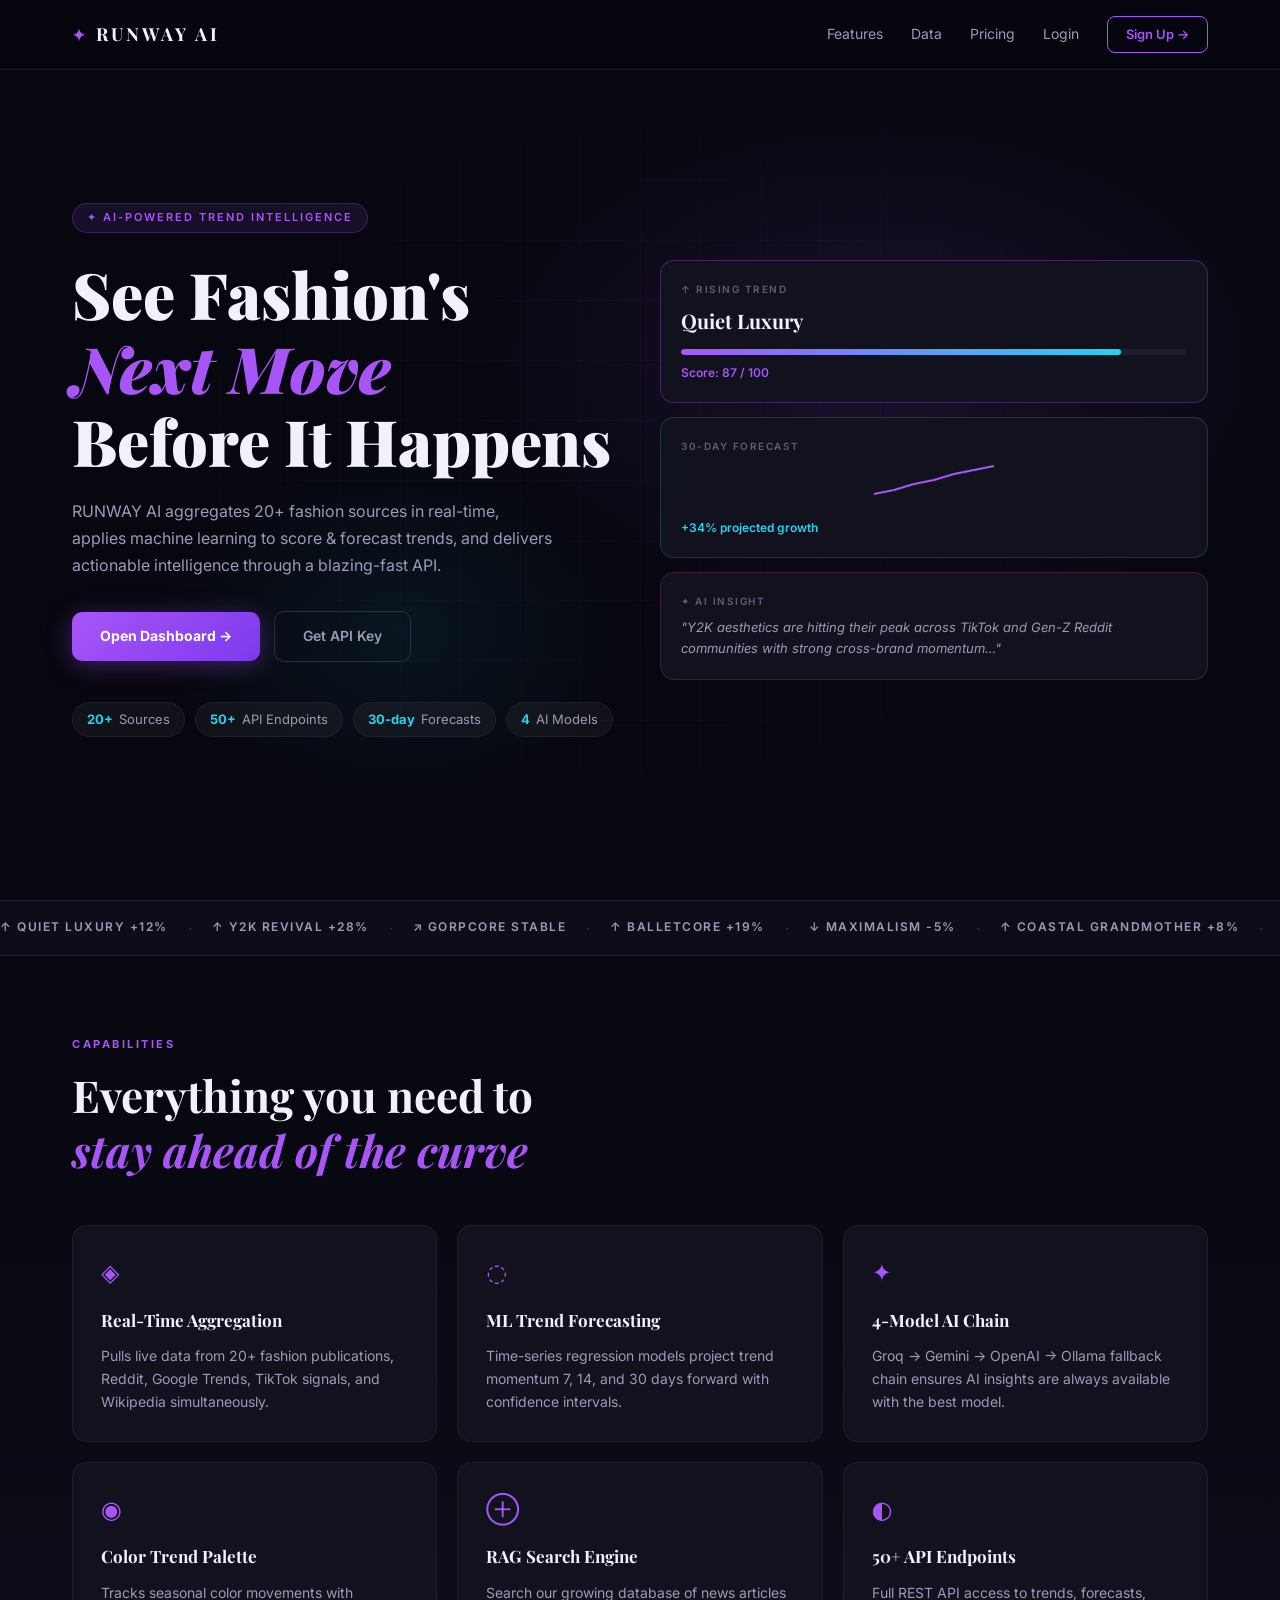
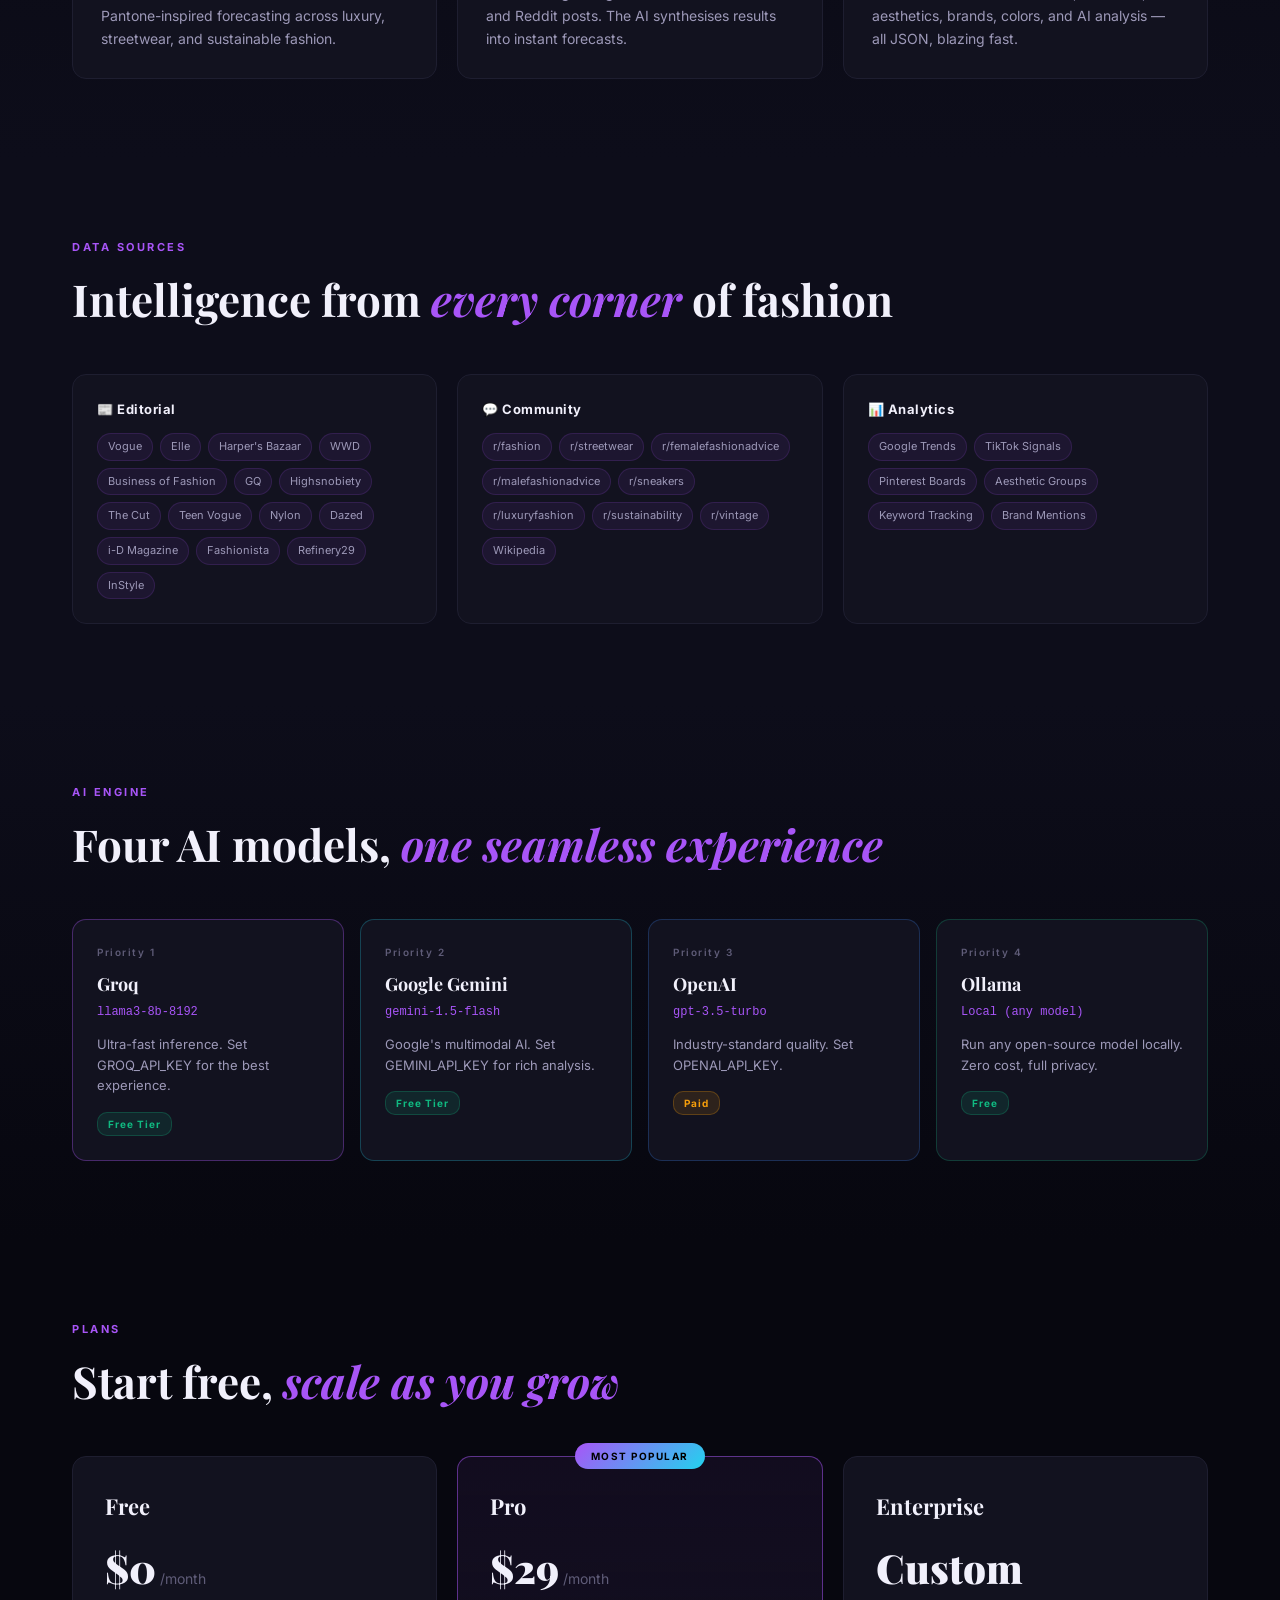
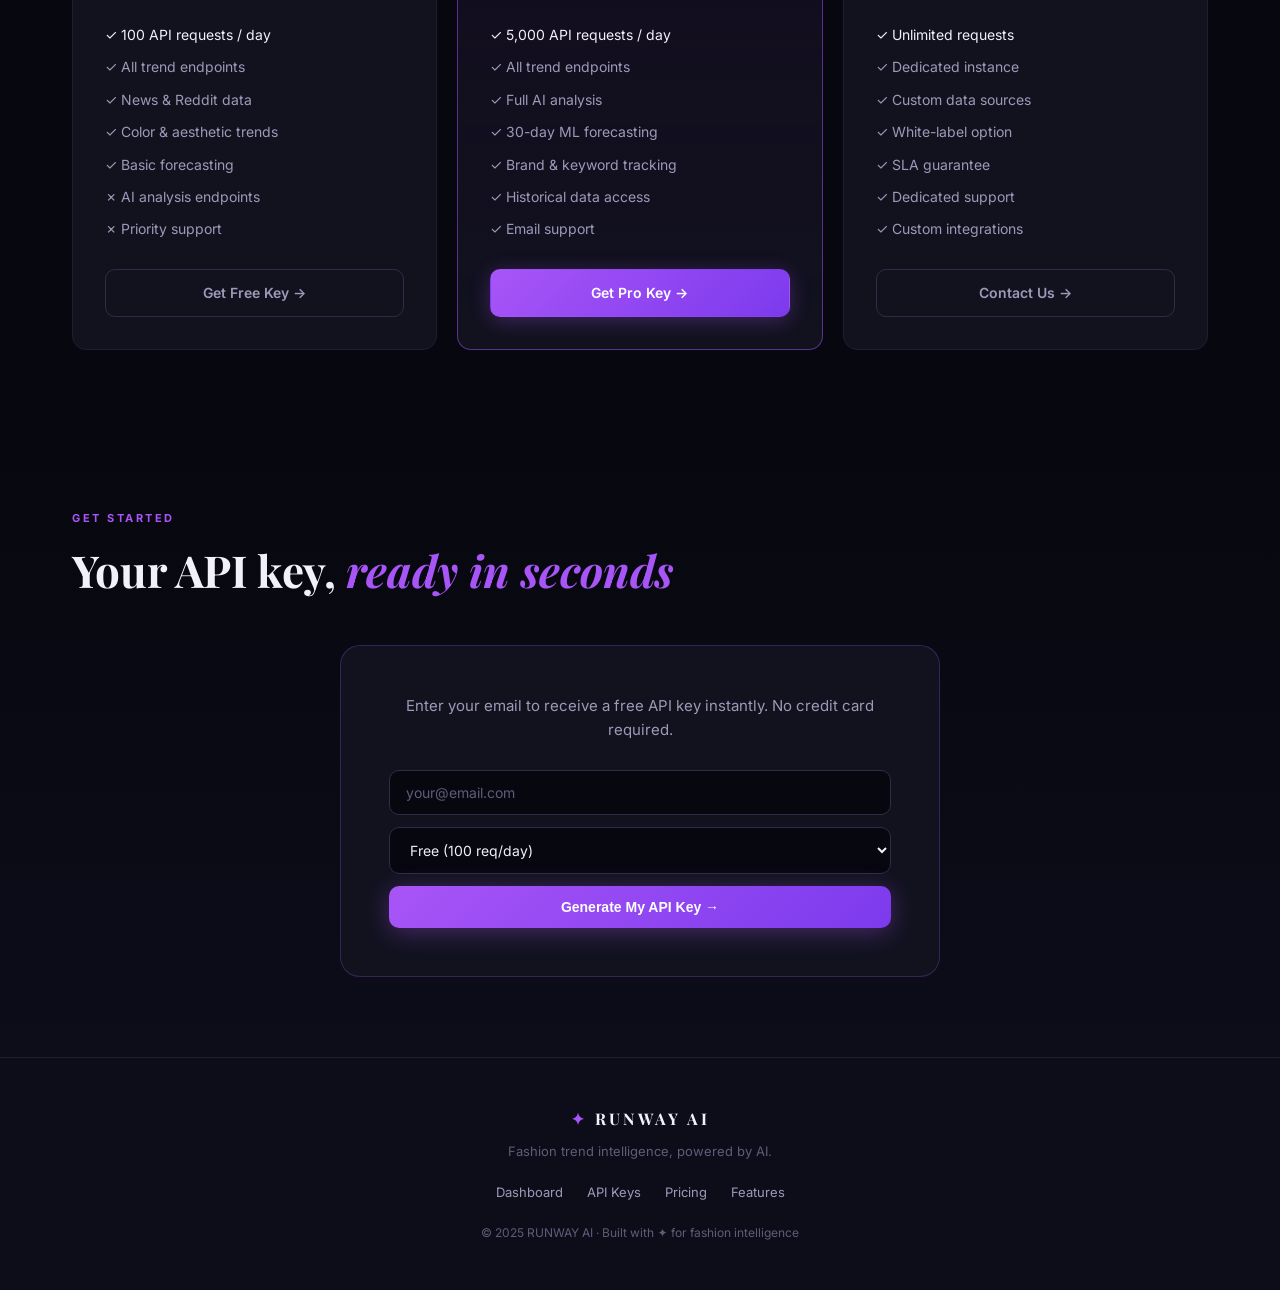
<file: templates/landing.html>
<!DOCTYPE html>
<html lang="en">
<head>
  <meta charset="UTF-8" />
  <meta name="viewport" content="width=device-width, initial-scale=1.0" />
  <title>RUNWAY AI — Fashion Trend Intelligence Platform</title>
  <meta name="description" content="AI-powered fashion trend forecasting. Real-time data from 20+ sources, ML predictions, and instant API access." />
  <link rel="preconnect" href="https://fonts.googleapis.com" />
  <link rel="preconnect" href="https://fonts.gstatic.com" crossorigin />
  <link href="https://fonts.googleapis.com/css2?family=Playfair+Display:ital,wght@0,400;0,700;0,900;1,400&family=Inter:wght@300;400;500;600;700&display=swap" rel="stylesheet" />
  <link rel="stylesheet" href="/static/css/landing.css" />
</head>
<body>

<!-- ── NAV ── -->
<nav class="nav">
  <div class="nav-inner">
    <a href="/" class="nav-logo">
      <span class="logo-gem">✦</span>
      <span class="logo-name">RUNWAY AI</span>
    </a>
    <div class="nav-links">
      <a href="#features">Features</a>
      <a href="#sources">Data</a>
      <a href="#pricing">Pricing</a>
      <a href="/login">Login</a>
      <a href="/signup" class="btn-outline">Sign Up →</a>
    </div>
  </div>
</nav>

<!-- ── HERO ── -->
<section class="hero">
  <div class="hero-bg"></div>
  <div class="hero-grid"></div>
  <div class="hero-inner">
    <div class="hero-badge">✦ AI-POWERED TREND INTELLIGENCE</div>
    <h1 class="hero-title">
      See Fashion's<br/>
      <em>Next Move</em><br/>
      Before It Happens
    </h1>
    <p class="hero-sub">
      RUNWAY AI aggregates 20+ fashion sources in real-time, applies machine learning
      to score &amp; forecast trends, and delivers actionable intelligence through a
      blazing-fast API.
    </p>
    <div class="hero-cta">
      <a href="/dashboard" class="btn-primary">Open Dashboard →</a>
      <a href="#pricing" class="btn-ghost">Get API Key</a>
    </div>
    <div class="hero-stats">
      <div class="stat-pill"><span class="stat-num">20+</span> Sources</div>
      <div class="stat-pill"><span class="stat-num">50+</span> API Endpoints</div>
      <div class="stat-pill"><span class="stat-num">30-day</span> Forecasts</div>
      <div class="stat-pill"><span class="stat-num">4</span> AI Models</div>
    </div>
  </div>
  <div class="hero-visual">
    <div class="visual-card card-1">
      <div class="vc-label">↑ RISING TREND</div>
      <div class="vc-name">Quiet Luxury</div>
      <div class="vc-bar"><div class="vc-fill" style="width:87%"></div></div>
      <div class="vc-score">Score: 87 / 100</div>
    </div>
    <div class="visual-card card-2">
      <div class="vc-label">30-DAY FORECAST</div>
      <div class="vc-sparkline">
        <svg viewBox="0 0 120 40" fill="none">
          <polyline points="0,32 20,28 40,22 60,18 80,12 100,8 120,4"
            stroke="#a855f7" stroke-width="2" fill="none"/>
          <polyline points="0,32 20,28 40,22 60,18 80,12 100,8 120,4"
            stroke="url(#grad)" stroke-width="0" fill="url(#areaGrad)" opacity="0.3"/>
          <defs>
            <linearGradient id="grad" x1="0" y1="0" x2="1" y2="0">
              <stop offset="0%" stop-color="#a855f7"/>
              <stop offset="100%" stop-color="#22d3ee"/>
            </linearGradient>
            <linearGradient id="areaGrad" x1="0" y1="0" x2="0" y2="1">
              <stop offset="0%" stop-color="#a855f7" stop-opacity="0.4"/>
              <stop offset="100%" stop-color="#a855f7" stop-opacity="0"/>
            </linearGradient>
          </defs>
        </svg>
      </div>
      <div class="vc-score" style="color:#22d3ee">+34% projected growth</div>
    </div>
    <div class="visual-card card-3">
      <div class="vc-label">✦ AI INSIGHT</div>
      <div class="vc-text">"Y2K aesthetics are hitting their peak across TikTok and Gen-Z Reddit communities with strong cross-brand momentum…"</div>
    </div>
  </div>
</section>

<!-- ── TICKER ── -->
<div class="ticker-bar">
  <div class="ticker-inner">
    <span class="tick">↑ QUIET LUXURY +12%</span>
    <span class="tick-sep">·</span>
    <span class="tick">↑ Y2K REVIVAL +28%</span>
    <span class="tick-sep">·</span>
    <span class="tick">↗ GORPCORE STABLE</span>
    <span class="tick-sep">·</span>
    <span class="tick">↑ BALLETCORE +19%</span>
    <span class="tick-sep">·</span>
    <span class="tick">↓ MAXIMALISM -5%</span>
    <span class="tick-sep">·</span>
    <span class="tick">↑ COASTAL GRANDMOTHER +8%</span>
    <span class="tick-sep">·</span>
    <span class="tick">↑ DOPAMINE DRESSING +15%</span>
    <span class="tick-sep">·</span>
    <span class="tick">↑ QUIET LUXURY +12%</span>
    <span class="tick-sep">·</span>
    <span class="tick">↑ Y2K REVIVAL +28%</span>
    <span class="tick-sep">·</span>
    <span class="tick">↗ GORPCORE STABLE</span>
    <span class="tick-sep">·</span>
    <span class="tick">↑ BALLETCORE +19%</span>
    <span class="tick-sep">·</span>
    <span class="tick">↓ MAXIMALISM -5%</span>
    <span class="tick-sep">·</span>
  </div>
</div>

<!-- ── FEATURES ── -->
<section class="features" id="features">
  <div class="section-inner">
    <div class="section-label">CAPABILITIES</div>
    <h2 class="section-heading">Everything you need to<br/><em>stay ahead of the curve</em></h2>
    <div class="features-grid">
      <div class="feat-card">
        <div class="feat-icon">◈</div>
        <h3>Real-Time Aggregation</h3>
        <p>Pulls live data from 20+ fashion publications, Reddit, Google Trends, TikTok signals, and Wikipedia simultaneously.</p>
      </div>
      <div class="feat-card">
        <div class="feat-icon">◌</div>
        <h3>ML Trend Forecasting</h3>
        <p>Time-series regression models project trend momentum 7, 14, and 30 days forward with confidence intervals.</p>
      </div>
      <div class="feat-card">
        <div class="feat-icon">✦</div>
        <h3>4-Model AI Chain</h3>
        <p>Groq → Gemini → OpenAI → Ollama fallback chain ensures AI insights are always available with the best model.</p>
      </div>
      <div class="feat-card">
        <div class="feat-icon">◉</div>
        <h3>Color Trend Palette</h3>
        <p>Tracks seasonal color movements with Pantone-inspired forecasting across luxury, streetwear, and sustainable fashion.</p>
      </div>
      <div class="feat-card">
        <div class="feat-icon">⊕</div>
        <h3>RAG Search Engine</h3>
        <p>Search our growing database of news articles and Reddit posts. The AI synthesises results into instant forecasts.</p>
      </div>
      <div class="feat-card">
        <div class="feat-icon">◐</div>
        <h3>50+ API Endpoints</h3>
        <p>Full REST API access to trends, forecasts, aesthetics, brands, colors, and AI analysis — all JSON, blazing fast.</p>
      </div>
    </div>
  </div>
</section>

<!-- ── DATA SOURCES ── -->
<section class="sources" id="sources">
  <div class="section-inner">
    <div class="section-label">DATA SOURCES</div>
    <h2 class="section-heading">Intelligence from <em>every corner</em> of fashion</h2>
    <div class="sources-grid">
      <div class="source-group">
        <div class="source-group-title">📰 Editorial</div>
        <div class="source-tags">
          <span>Vogue</span><span>Elle</span><span>Harper's Bazaar</span>
          <span>WWD</span><span>Business of Fashion</span><span>GQ</span>
          <span>Highsnobiety</span><span>The Cut</span><span>Teen Vogue</span>
          <span>Nylon</span><span>Dazed</span><span>i-D Magazine</span>
          <span>Fashionista</span><span>Refinery29</span><span>InStyle</span>
        </div>
      </div>
      <div class="source-group">
        <div class="source-group-title">💬 Community</div>
        <div class="source-tags">
          <span>r/fashion</span><span>r/streetwear</span><span>r/femalefashionadvice</span>
          <span>r/malefashionadvice</span><span>r/sneakers</span><span>r/luxuryfashion</span>
          <span>r/sustainability</span><span>r/vintage</span><span>Wikipedia</span>
        </div>
      </div>
      <div class="source-group">
        <div class="source-group-title">📊 Analytics</div>
        <div class="source-tags">
          <span>Google Trends</span><span>TikTok Signals</span>
          <span>Pinterest Boards</span><span>Aesthetic Groups</span>
          <span>Keyword Tracking</span><span>Brand Mentions</span>
        </div>
      </div>
    </div>
  </div>
</section>

<!-- ── AI MODELS ── -->
<section class="ai-section">
  <div class="section-inner">
    <div class="section-label">AI ENGINE</div>
    <h2 class="section-heading">Four AI models, <em>one seamless experience</em></h2>
    <div class="ai-models-row">
      <div class="ai-model-card priority-1">
        <div class="am-priority">Priority 1</div>
        <div class="am-name">Groq</div>
        <div class="am-model">llama3-8b-8192</div>
        <div class="am-desc">Ultra-fast inference. Set GROQ_API_KEY for the best experience.</div>
        <div class="am-badge free">Free Tier</div>
      </div>
      <div class="ai-model-card priority-2">
        <div class="am-priority">Priority 2</div>
        <div class="am-name">Google Gemini</div>
        <div class="am-model">gemini-1.5-flash</div>
        <div class="am-desc">Google's multimodal AI. Set GEMINI_API_KEY for rich analysis.</div>
        <div class="am-badge free">Free Tier</div>
      </div>
      <div class="ai-model-card priority-3">
        <div class="am-priority">Priority 3</div>
        <div class="am-name">OpenAI</div>
        <div class="am-model">gpt-3.5-turbo</div>
        <div class="am-desc">Industry-standard quality. Set OPENAI_API_KEY.</div>
        <div class="am-badge paid">Paid</div>
      </div>
      <div class="ai-model-card priority-4">
        <div class="am-priority">Priority 4</div>
        <div class="am-name">Ollama</div>
        <div class="am-model">Local (any model)</div>
        <div class="am-desc">Run any open-source model locally. Zero cost, full privacy.</div>
        <div class="am-badge free">Free</div>
      </div>
    </div>
  </div>
</section>

<!-- ── PRICING ── -->
<section class="pricing" id="pricing">
  <div class="section-inner">
    <div class="section-label">PLANS</div>
    <h2 class="section-heading">Start free, <em>scale as you grow</em></h2>
    <div class="pricing-grid">
      <div class="plan-card">
        <div class="plan-name">Free</div>
        <div class="plan-price"><span class="price-num">$0</span><span class="price-period">/month</span></div>
        <ul class="plan-features">
          <li>✓ 100 API requests / day</li>
          <li>✓ All trend endpoints</li>
          <li>✓ News &amp; Reddit data</li>
          <li>✓ Color &amp; aesthetic trends</li>
          <li>✓ Basic forecasting</li>
          <li>✗ AI analysis endpoints</li>
          <li>✗ Priority support</li>
        </ul>
        <a href="#register" class="plan-btn">Get Free Key →</a>
      </div>
      <div class="plan-card featured">
        <div class="plan-badge">MOST POPULAR</div>
        <div class="plan-name">Pro</div>
        <div class="plan-price"><span class="price-num">$29</span><span class="price-period">/month</span></div>
        <ul class="plan-features">
          <li>✓ 5,000 API requests / day</li>
          <li>✓ All trend endpoints</li>
          <li>✓ Full AI analysis</li>
          <li>✓ 30-day ML forecasting</li>
          <li>✓ Brand &amp; keyword tracking</li>
          <li>✓ Historical data access</li>
          <li>✓ Email support</li>
        </ul>
        <a href="#register" class="plan-btn plan-btn-primary">Get Pro Key →</a>
      </div>
      <div class="plan-card">
        <div class="plan-name">Enterprise</div>
        <div class="plan-price"><span class="price-num">Custom</span></div>
        <ul class="plan-features">
          <li>✓ Unlimited requests</li>
          <li>✓ Dedicated instance</li>
          <li>✓ Custom data sources</li>
          <li>✓ White-label option</li>
          <li>✓ SLA guarantee</li>
          <li>✓ Dedicated support</li>
          <li>✓ Custom integrations</li>
        </ul>
        <a href="mailto:hello@runwayai.io" class="plan-btn">Contact Us →</a>
      </div>
    </div>
  </div>
</section>

<!-- ── REGISTER ── -->
<section class="register" id="register">
  <div class="section-inner">
    <div class="section-label">GET STARTED</div>
    <h2 class="section-heading">Your API key, <em>ready in seconds</em></h2>
    <div class="register-card">
      <p class="register-sub">Enter your email to receive a free API key instantly. No credit card required.</p>
      <form class="register-form" id="registerForm">
        <input type="email" id="regEmail" placeholder="your@email.com" required autocomplete="email" />
        <select id="regPlan">
          <option value="free">Free (100 req/day)</option>
          <option value="pro">Pro (5,000 req/day)</option>
        </select>
        <button type="submit" class="btn-primary">Generate My API Key →</button>
      </form>
      <div class="register-result hidden" id="registerResult">
        <div class="result-icon">✓</div>
        <h3>Your API Key</h3>
        <div class="key-display" id="keyDisplay"></div>
        <p class="key-copy-note">Copy this key — it won't be shown again.<br/>
          Use it as: <code>X-API-Key: your-key</code> or <code>Authorization: Bearer your-key</code></p>
        <div class="key-actions">
          <button class="btn-outline" id="copyKeyBtn">📋 Copy Key</button>
          <a href="/dashboard" class="btn-primary">Open Dashboard →</a>
        </div>
        <p id="keyPlanInfo" class="key-plan-info"></p>
      </div>
      <div class="register-error hidden" id="registerError"></div>
    </div>
  </div>
</section>

<!-- ── FOOTER ── -->
<footer class="footer">
  <div class="footer-inner">
    <div class="footer-logo">
      <span class="logo-gem">✦</span>
      <span class="logo-name">RUNWAY AI</span>
    </div>
    <p class="footer-tagline">Fashion trend intelligence, powered by AI.</p>
    <div class="footer-links">
      <a href="/dashboard">Dashboard</a>
      <a href="/keys">API Keys</a>
      <a href="#pricing">Pricing</a>
      <a href="#features">Features</a>
    </div>
    <p class="footer-copy">© 2025 RUNWAY AI · Built with ✦ for fashion intelligence</p>
  </div>
</footer>

<script>
// ── Register form ────────────────────────────────────────────────────────────
document.getElementById('registerForm').addEventListener('submit', async (e) => {
  e.preventDefault();
  const email   = document.getElementById('regEmail').value.trim();
  const plan    = document.getElementById('regPlan').value;
  const errEl   = document.getElementById('registerError');
  const resEl   = document.getElementById('registerResult');
  const btn     = e.target.querySelector('button');

  errEl.classList.add('hidden');
  resEl.classList.add('hidden');
  btn.disabled   = true;
  btn.textContent = 'Generating…';

  try {
    const res = await fetch('/api/keys/register', {
      method:  'POST',
      headers: {'Content-Type': 'application/json'},
      body:    JSON.stringify({ email, plan }),
    });
    const data = await res.json();

    if (!res.ok) {
      errEl.textContent = data.error || data.message || 'Registration failed.';
      errEl.classList.remove('hidden');
      return;
    }

    document.getElementById('keyDisplay').textContent = data.api_key;
    document.getElementById('keyPlanInfo').textContent =
      `Plan: ${data.plan} · ${data.daily_limit || 'Unlimited'} requests/day`;
    resEl.classList.remove('hidden');
    e.target.style.display = 'none';

    // Store in localStorage for convenience
    localStorage.setItem('runway_api_key', data.api_key);

  } catch (err) {
    errEl.textContent = 'Network error. Please try again.';
    errEl.classList.remove('hidden');
  } finally {
    btn.disabled   = false;
    btn.textContent = 'Generate My API Key →';
  }
});

// ── Copy key ─────────────────────────────────────────────────────────────────
document.getElementById('copyKeyBtn')?.addEventListener('click', () => {
  const key = document.getElementById('keyDisplay').textContent;
  navigator.clipboard.writeText(key).then(() => {
    const btn = document.getElementById('copyKeyBtn');
    btn.textContent = '✓ Copied!';
    setTimeout(() => btn.textContent = '📋 Copy Key', 2000);
  });
});

// ── Smooth scroll for anchor links ──────────────────────────────────────────
document.querySelectorAll('a[href^="#"]').forEach(a => {
  a.addEventListener('click', e => {
    const target = document.querySelector(a.getAttribute('href'));
    if (target) {
      e.preventDefault();
      target.scrollIntoView({ behavior: 'smooth', block: 'start' });
    }
  });
});
</script>
</body>
</html>
</file>
<file: static/css/landing.css>
/* ── RESET & TOKENS ──────────────────────────────────────────── */
*, *::before, *::after { box-sizing: border-box; margin: 0; padding: 0; }

:root {
  --bg:       #07070f;
  --bg-2:     #0d0d1a;
  --bg-card:  #12121f;
  --border:   #1e1e30;
  --border-2: #2d2d45;

  --accent:   #a855f7;
  --accent-2: #c084fc;
  --cyan:     #22d3ee;
  --pink:     #ec4899;
  --blue:     #3b82f6;
  --green:    #10b981;
  --amber:    #f59e0b;

  --text-1:   #f1f0fb;
  --text-2:   #9d99b8;
  --text-3:   #5f5c78;

  --font-serif: 'Playfair Display', Georgia, serif;
  --font-sans:  'Inter', system-ui, sans-serif;
  --radius: 14px;
  --radius-sm: 8px;
}

html { scroll-behavior: smooth; }

body {
  font-family: var(--font-sans);
  background: var(--bg);
  color: var(--text-1);
  overflow-x: hidden;
  line-height: 1.6;
}

a { color: inherit; text-decoration: none; }
em { font-style: italic; color: var(--accent); }

/* ── SCROLLBAR ── */
::-webkit-scrollbar { width: 6px; }
::-webkit-scrollbar-track { background: var(--bg); }
::-webkit-scrollbar-thumb { background: var(--border-2); border-radius: 3px; }

/* ── NAV ── */
.nav {
  position: fixed;
  top: 0; left: 0; right: 0;
  z-index: 100;
  background: rgba(7,7,15,.85);
  backdrop-filter: blur(16px);
  border-bottom: 1px solid var(--border);
}

.nav-inner {
  max-width: 1200px;
  margin: 0 auto;
  padding: 16px 32px;
  display: flex;
  align-items: center;
  justify-content: space-between;
}

.nav-logo {
  display: flex;
  align-items: center;
  gap: 8px;
  font-family: var(--font-serif);
  font-size: 18px;
  font-weight: 700;
  letter-spacing: 3px;
}

.logo-gem { color: var(--accent); font-size: 16px; }

.nav-links {
  display: flex;
  align-items: center;
  gap: 28px;
  font-size: 14px;
  color: var(--text-2);
}

.nav-links a:not(.btn-outline):hover { color: var(--text-1); }

.btn-outline {
  padding: 7px 18px;
  border: 1px solid var(--accent);
  color: var(--accent);
  border-radius: 8px;
  font-size: 13px;
  font-weight: 600;
  transition: all .2s;
}
.btn-outline:hover {
  background: var(--accent);
  color: #000;
}

/* ── HERO ── */
.hero {
  position: relative;
  min-height: 100vh;
  display: grid;
  grid-template-columns: 1fr 1fr;
  align-items: center;
  gap: 40px;
  max-width: 1200px;
  margin: 0 auto;
  padding: 120px 32px 80px;
  overflow: hidden;
}

.hero-bg {
  position: absolute;
  inset: 0;
  background:
    radial-gradient(ellipse 60% 50% at 70% 40%, rgba(168,85,247,.12) 0%, transparent 60%),
    radial-gradient(ellipse 40% 40% at 30% 70%, rgba(34,211,238,.07) 0%, transparent 50%);
  pointer-events: none;
}

.hero-grid {
  position: absolute;
  inset: 0;
  background-image:
    linear-gradient(rgba(168,85,247,.04) 1px, transparent 1px),
    linear-gradient(90deg, rgba(168,85,247,.04) 1px, transparent 1px);
  background-size: 60px 60px;
  pointer-events: none;
  mask-image: radial-gradient(ellipse 80% 80% at 50% 50%, black 20%, transparent 70%);
}

.hero-inner { position: relative; z-index: 1; }

.hero-badge {
  display: inline-block;
  font-size: 11px;
  letter-spacing: 2px;
  color: var(--accent);
  background: rgba(168,85,247,.1);
  border: 1px solid rgba(168,85,247,.25);
  border-radius: 20px;
  padding: 5px 14px;
  margin-bottom: 24px;
  font-weight: 600;
}

.hero-title {
  font-family: var(--font-serif);
  font-size: clamp(40px, 5vw, 64px);
  font-weight: 900;
  line-height: 1.15;
  color: var(--text-1);
  margin-bottom: 20px;
}

.hero-sub {
  font-size: 16px;
  color: var(--text-2);
  line-height: 1.7;
  max-width: 480px;
  margin-bottom: 32px;
}

.hero-cta {
  display: flex;
  gap: 14px;
  align-items: center;
  margin-bottom: 40px;
  flex-wrap: wrap;
}

.btn-primary {
  display: inline-block;
  padding: 13px 28px;
  background: linear-gradient(135deg, var(--accent), #7c3aed);
  color: #fff;
  border: none;
  border-radius: 10px;
  font-size: 14px;
  font-weight: 700;
  cursor: pointer;
  transition: transform .2s, box-shadow .2s;
  box-shadow: 0 4px 24px rgba(168,85,247,.35);
}

.btn-primary:hover {
  transform: translateY(-2px);
  box-shadow: 0 8px 32px rgba(168,85,247,.5);
}

.btn-ghost {
  display: inline-block;
  padding: 13px 28px;
  background: transparent;
  color: var(--text-2);
  border: 1px solid var(--border-2);
  border-radius: 10px;
  font-size: 14px;
  font-weight: 600;
  cursor: pointer;
  transition: all .2s;
}
.btn-ghost:hover { border-color: var(--accent); color: var(--accent); }

.hero-stats {
  display: flex;
  flex-wrap: wrap;
  gap: 10px;
}

.stat-pill {
  display: flex;
  align-items: center;
  gap: 6px;
  font-size: 13px;
  color: var(--text-2);
  background: rgba(255,255,255,.04);
  border: 1px solid var(--border);
  border-radius: 20px;
  padding: 6px 14px;
}

.stat-num {
  font-weight: 700;
  color: var(--cyan);
}

/* ── HERO VISUAL ── */
.hero-visual {
  position: relative;
  z-index: 1;
  display: flex;
  flex-direction: column;
  gap: 14px;
}

.visual-card {
  background: var(--bg-card);
  border: 1px solid var(--border);
  border-radius: var(--radius);
  padding: 20px;
  backdrop-filter: blur(8px);
}

.card-1 { border-color: rgba(168,85,247,.3); }
.card-2 { border-color: rgba(34,211,238,.2); }
.card-3 { border-color: rgba(236,72,153,.2); }

.vc-label {
  font-size: 10px;
  letter-spacing: 1.5px;
  color: var(--text-3);
  margin-bottom: 8px;
  font-weight: 600;
}

.vc-name {
  font-family: var(--font-serif);
  font-size: 20px;
  font-weight: 700;
  color: var(--text-1);
  margin-bottom: 12px;
}

.vc-bar {
  height: 6px;
  background: var(--border);
  border-radius: 3px;
  overflow: hidden;
  margin-bottom: 8px;
}

.vc-fill {
  height: 100%;
  background: linear-gradient(to right, var(--accent), var(--cyan));
  border-radius: 3px;
  animation: grow 1.5s ease forwards;
}

@keyframes grow { from { width: 0 } }

.vc-score { font-size: 12px; color: var(--accent); font-weight: 600; }

.vc-sparkline { margin: 8px 0; }
.vc-sparkline svg { width: 100%; height: 40px; overflow: visible; }

.vc-text {
  font-size: 13px;
  color: var(--text-2);
  line-height: 1.6;
  font-style: italic;
}

/* ── TICKER ── */
.ticker-bar {
  background: var(--bg-2);
  border-top: 1px solid var(--border);
  border-bottom: 1px solid var(--border);
  overflow: hidden;
  padding: 12px 0;
}

.ticker-inner {
  display: inline-flex;
  gap: 20px;
  white-space: nowrap;
  animation: scroll 30s linear infinite;
}

@keyframes scroll {
  from { transform: translateX(0); }
  to   { transform: translateX(-50%); }
}

.tick {
  font-size: 12px;
  font-weight: 600;
  letter-spacing: 1.5px;
  color: var(--text-2);
}

.tick-sep { color: var(--border-2); }

/* ── SECTION WRAPPER ── */
.section-inner {
  max-width: 1200px;
  margin: 0 auto;
  padding: 80px 32px;
}

.section-label {
  font-size: 11px;
  letter-spacing: 2.5px;
  color: var(--accent);
  font-weight: 700;
  margin-bottom: 14px;
}

.section-heading {
  font-family: var(--font-serif);
  font-size: clamp(28px, 3.5vw, 44px);
  font-weight: 700;
  line-height: 1.25;
  color: var(--text-1);
  margin-bottom: 48px;
}

/* ── FEATURES ── */
.features {
  background: linear-gradient(to bottom, var(--bg), var(--bg-2));
}

.features-grid {
  display: grid;
  grid-template-columns: repeat(3, 1fr);
  gap: 20px;
}

.feat-card {
  background: var(--bg-card);
  border: 1px solid var(--border);
  border-radius: var(--radius);
  padding: 28px;
  transition: border-color .2s, transform .2s;
}

.feat-card:hover {
  border-color: rgba(168,85,247,.4);
  transform: translateY(-3px);
}

.feat-icon {
  font-size: 24px;
  color: var(--accent);
  margin-bottom: 14px;
}

.feat-card h3 {
  font-family: var(--font-serif);
  font-size: 17px;
  color: var(--text-1);
  margin-bottom: 10px;
}

.feat-card p {
  font-size: 14px;
  color: var(--text-2);
  line-height: 1.65;
}

/* ── SOURCES ── */
.sources {
  background: var(--bg-2);
}

.sources-grid {
  display: grid;
  grid-template-columns: repeat(3, 1fr);
  gap: 20px;
}

.source-group {
  background: var(--bg-card);
  border: 1px solid var(--border);
  border-radius: var(--radius);
  padding: 24px;
}

.source-group-title {
  font-size: 13px;
  font-weight: 700;
  color: var(--text-1);
  margin-bottom: 14px;
  letter-spacing: .5px;
}

.source-tags {
  display: flex;
  flex-wrap: wrap;
  gap: 7px;
}

.source-tags span {
  font-size: 11px;
  padding: 4px 10px;
  background: rgba(168,85,247,.08);
  border: 1px solid rgba(168,85,247,.15);
  border-radius: 20px;
  color: var(--text-2);
}

/* ── AI MODELS ── */
.ai-section {
  background: linear-gradient(to bottom, var(--bg-2), var(--bg));
}

.ai-models-row {
  display: grid;
  grid-template-columns: repeat(4, 1fr);
  gap: 16px;
}

.ai-model-card {
  background: var(--bg-card);
  border: 1px solid var(--border);
  border-radius: var(--radius);
  padding: 24px;
  position: relative;
  transition: transform .2s;
}

.ai-model-card:hover { transform: translateY(-3px); }

.priority-1 { border-color: rgba(168,85,247,.35); }
.priority-2 { border-color: rgba(34,211,238,.25); }
.priority-3 { border-color: rgba(59,130,246,.25); }
.priority-4 { border-color: rgba(16,185,129,.25); }

.am-priority {
  font-size: 10px;
  letter-spacing: 1.5px;
  color: var(--text-3);
  margin-bottom: 10px;
  font-weight: 600;
}

.am-name {
  font-family: var(--font-serif);
  font-size: 18px;
  font-weight: 700;
  color: var(--text-1);
  margin-bottom: 4px;
}

.am-model {
  font-size: 12px;
  color: var(--accent);
  margin-bottom: 12px;
  font-family: monospace;
}

.am-desc {
  font-size: 13px;
  color: var(--text-2);
  line-height: 1.6;
  margin-bottom: 14px;
}

.am-badge {
  display: inline-block;
  font-size: 10px;
  font-weight: 700;
  letter-spacing: 1px;
  padding: 3px 10px;
  border-radius: 10px;
}

.am-badge.free {
  background: rgba(16,185,129,.12);
  color: #10b981;
  border: 1px solid rgba(16,185,129,.25);
}

.am-badge.paid {
  background: rgba(245,158,11,.12);
  color: var(--amber);
  border: 1px solid rgba(245,158,11,.25);
}

/* ── PRICING ── */
.pricing {
  background: var(--bg);
}

.pricing-grid {
  display: grid;
  grid-template-columns: repeat(3, 1fr);
  gap: 20px;
  align-items: start;
}

.plan-card {
  background: var(--bg-card);
  border: 1px solid var(--border);
  border-radius: var(--radius);
  padding: 32px;
  position: relative;
  transition: transform .2s;
}

.plan-card:hover { transform: translateY(-4px); }

.plan-card.featured {
  border-color: rgba(168,85,247,.5);
  background: linear-gradient(to bottom, rgba(168,85,247,.07), var(--bg-card));
}

.plan-badge {
  position: absolute;
  top: -14px;
  left: 50%;
  transform: translateX(-50%);
  font-size: 10px;
  font-weight: 700;
  letter-spacing: 1.5px;
  color: #000;
  background: linear-gradient(135deg, var(--accent), var(--cyan));
  border-radius: 20px;
  padding: 5px 16px;
  white-space: nowrap;
}

.plan-name {
  font-family: var(--font-serif);
  font-size: 22px;
  font-weight: 700;
  color: var(--text-1);
  margin-bottom: 12px;
}

.plan-price {
  margin-bottom: 24px;
}

.price-num {
  font-family: var(--font-serif);
  font-size: 40px;
  font-weight: 900;
  color: var(--text-1);
}

.price-period {
  font-size: 14px;
  color: var(--text-3);
  margin-left: 4px;
}

.plan-features {
  list-style: none;
  margin-bottom: 28px;
  display: flex;
  flex-direction: column;
  gap: 10px;
}

.plan-features li {
  font-size: 14px;
  color: var(--text-2);
  padding-left: 0;
}

.plan-features li:first-child { color: var(--text-1); }

.plan-btn {
  display: block;
  width: 100%;
  text-align: center;
  padding: 12px;
  background: transparent;
  border: 1px solid var(--border-2);
  color: var(--text-2);
  border-radius: 10px;
  font-size: 14px;
  font-weight: 600;
  cursor: pointer;
  transition: all .2s;
}

.plan-btn:hover {
  border-color: var(--accent);
  color: var(--accent);
}

.plan-btn-primary {
  background: linear-gradient(135deg, var(--accent), #7c3aed);
  border-color: transparent;
  color: #fff;
  box-shadow: 0 4px 20px rgba(168,85,247,.3);
}

.plan-btn-primary:hover {
  color: #fff;
  border-color: transparent;
  transform: translateY(-1px);
  box-shadow: 0 6px 28px rgba(168,85,247,.45);
}

/* ── REGISTER ── */
.register {
  background: linear-gradient(to bottom, var(--bg), var(--bg-2));
}

.register-card {
  background: var(--bg-card);
  border: 1px solid rgba(168,85,247,.25);
  border-radius: 20px;
  padding: 48px;
  max-width: 600px;
  margin: 0 auto;
  text-align: center;
}

.register-sub {
  font-size: 15px;
  color: var(--text-2);
  margin-bottom: 28px;
}

.register-form {
  display: flex;
  flex-direction: column;
  gap: 12px;
}

.register-form input,
.register-form select {
  padding: 13px 16px;
  background: var(--bg);
  border: 1px solid var(--border-2);
  border-radius: 10px;
  color: var(--text-1);
  font-size: 14px;
  font-family: var(--font-sans);
  outline: none;
  transition: border-color .2s;
  width: 100%;
}

.register-form input:focus,
.register-form select:focus { border-color: var(--accent); }

.register-form input::placeholder { color: var(--text-3); }

.register-form select option { background: var(--bg-2); }

.register-form .btn-primary {
  width: 100%;
  text-align: center;
}

.register-result {
  text-align: center;
}

.register-result.hidden,
.register-error.hidden { display: none; }

.result-icon {
  font-size: 32px;
  color: #10b981;
  margin-bottom: 12px;
}

.register-result h3 {
  font-family: var(--font-serif);
  font-size: 20px;
  color: var(--text-1);
  margin-bottom: 16px;
}

.key-display {
  font-family: monospace;
  font-size: 14px;
  color: var(--cyan);
  background: var(--bg);
  border: 1px solid var(--border-2);
  border-radius: 10px;
  padding: 14px 16px;
  word-break: break-all;
  margin-bottom: 14px;
  text-align: left;
}

.key-copy-note {
  font-size: 13px;
  color: var(--text-2);
  margin-bottom: 20px;
  line-height: 1.6;
}

.key-copy-note code {
  background: rgba(255,255,255,.06);
  border-radius: 4px;
  padding: 1px 6px;
  font-size: 12px;
  color: var(--accent);
}

.key-actions {
  display: flex;
  gap: 12px;
  justify-content: center;
  flex-wrap: wrap;
  margin-bottom: 14px;
}

.key-plan-info {
  font-size: 12px;
  color: var(--text-3);
}

.register-error {
  margin-top: 12px;
  padding: 12px 16px;
  background: rgba(236,72,153,.1);
  border: 1px solid rgba(236,72,153,.25);
  border-radius: 10px;
  font-size: 13px;
  color: var(--pink);
}

/* ── FOOTER ── */
.footer {
  background: var(--bg-2);
  border-top: 1px solid var(--border);
}

.footer-inner {
  max-width: 1200px;
  margin: 0 auto;
  padding: 48px 32px;
  text-align: center;
}

.footer-logo {
  display: inline-flex;
  align-items: center;
  gap: 8px;
  font-family: var(--font-serif);
  font-size: 16px;
  font-weight: 700;
  letter-spacing: 3px;
  margin-bottom: 10px;
}

.footer-tagline {
  font-size: 13px;
  color: var(--text-3);
  margin-bottom: 20px;
}

.footer-links {
  display: flex;
  justify-content: center;
  gap: 24px;
  margin-bottom: 20px;
}

.footer-links a {
  font-size: 13px;
  color: var(--text-2);
  transition: color .2s;
}
.footer-links a:hover { color: var(--accent); }

.footer-copy {
  font-size: 12px;
  color: var(--text-3);
}

/* ── RESPONSIVE ── */
@media (max-width: 1024px) {
  .features-grid { grid-template-columns: repeat(2, 1fr); }
  .sources-grid  { grid-template-columns: repeat(2, 1fr); }
  .ai-models-row { grid-template-columns: repeat(2, 1fr); }
  .pricing-grid  { grid-template-columns: repeat(2, 1fr); }
}

@media (max-width: 768px) {
  .hero {
    grid-template-columns: 1fr;
    padding-top: 100px;
    text-align: center;
  }
  .hero-sub { margin: 0 auto 32px; }
  .hero-cta  { justify-content: center; }
  .hero-stats { justify-content: center; }
  .hero-visual { display: none; }
  .features-grid, .sources-grid, .ai-models-row, .pricing-grid {
    grid-template-columns: 1fr;
  }
  .nav-links a:not(.btn-outline) { display: none; }
  .register-card { padding: 28px 20px; }
  .section-inner { padding: 60px 20px; }
}
</file>
